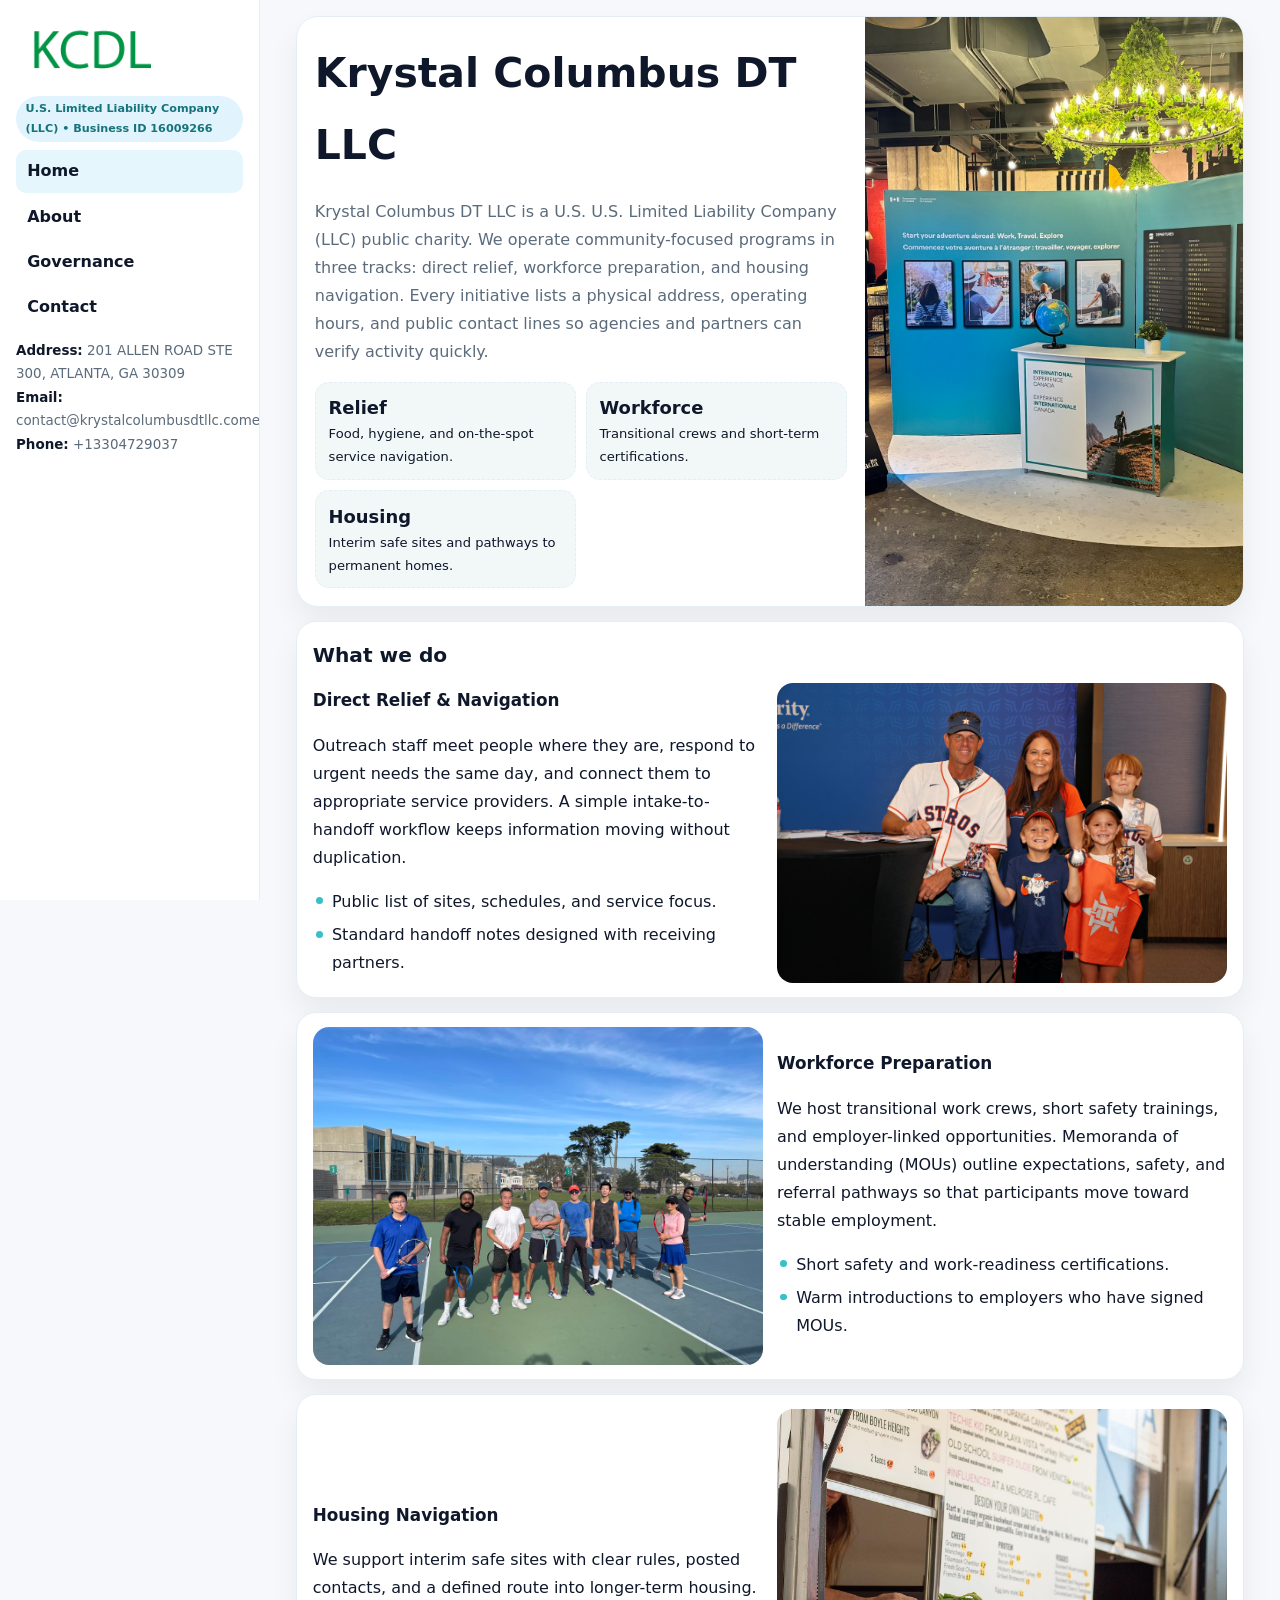
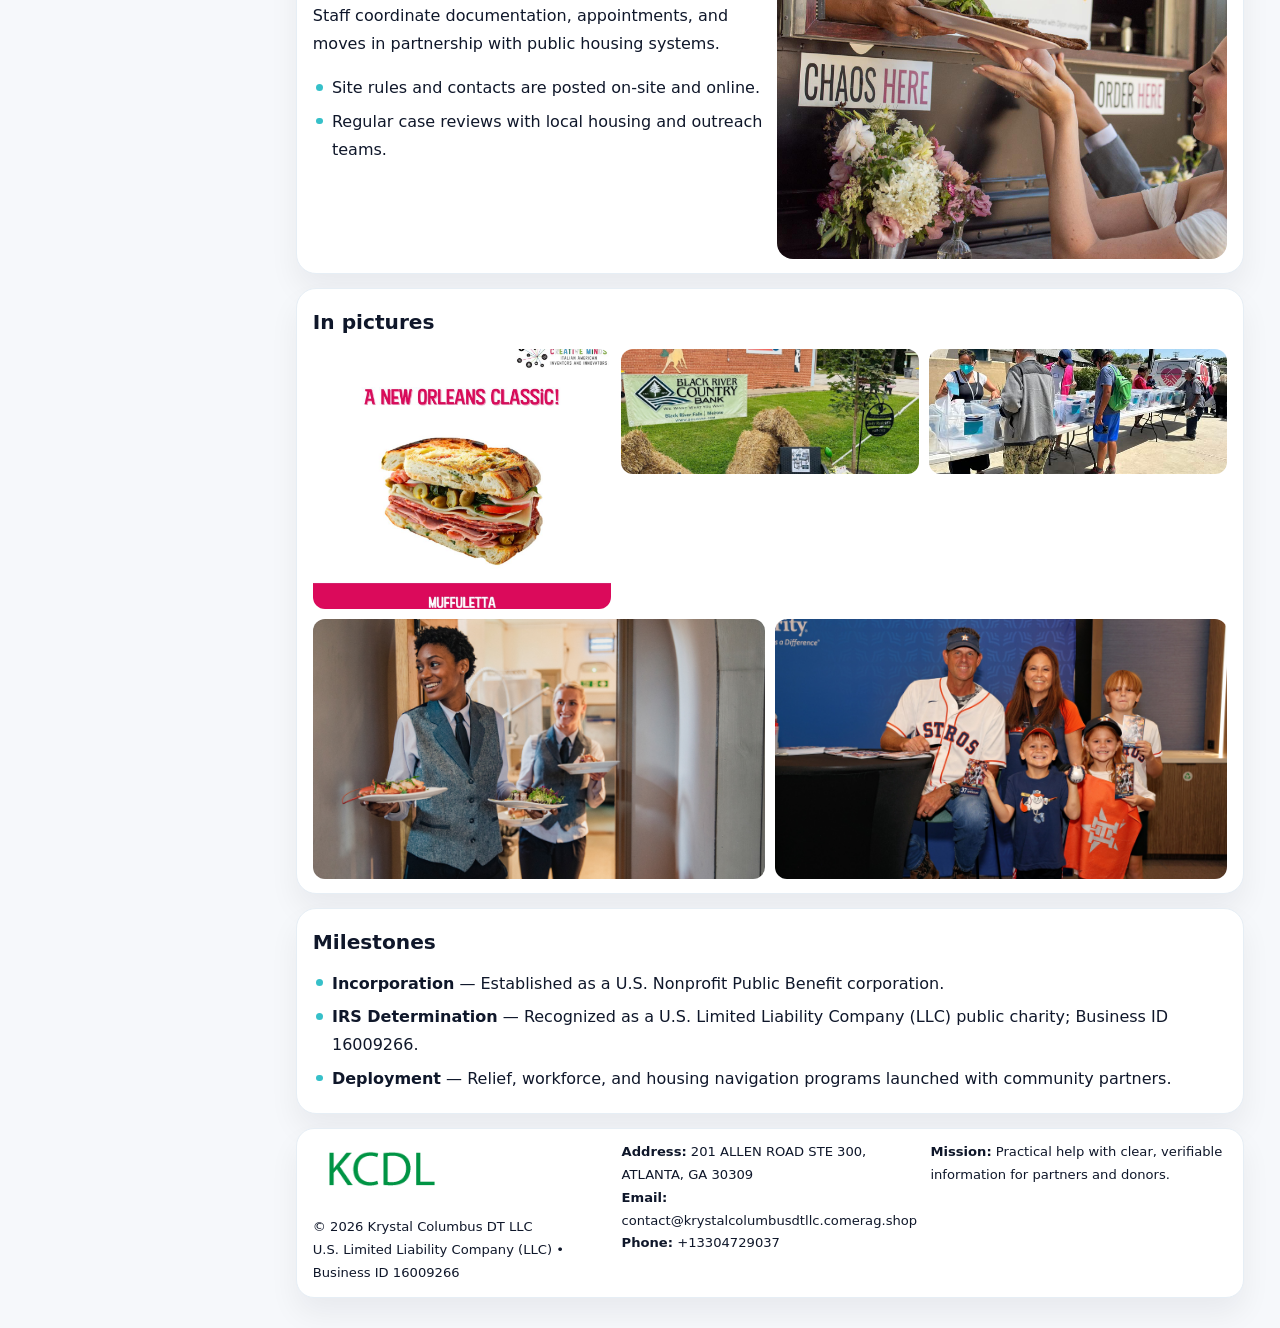
<file: index.html>
<!doctype html><html lang="en"><head>
<meta charset="utf-8">
<meta name="viewport" content="width=device-width,initial-scale=1">
<title>Krystal Columbus DT LLC – Nonprofit • 2025</title>
<link rel="stylesheet" href="assets/styles.css">
<link rel="icon" href="images/logo.png">
<meta name="data-ein" content="16009266">
<meta name="data-name" content="Krystal Columbus DT LLC">
  <meta name="description" content="Our nonprofit strengthens the community with programs focused on community services, education, and direct relief.">
</head>
<body>
<div style="position:absolute;left:-9999px;top:-9999px;opacity:0" data-uniq="{{UNIQUE_BLOB}}">
  <span>Our nonprofit strengthens the community with programs focused on community services, education, and direct relief.</span><svg width="12" height="12" viewBox="0 0 12 12" xmlns="http://www.w3.org/2000/svg"><circle cx="6" cy="6" r="5" fill="#0f766e"/></svg><img src="images/community.jpg" width="1" height="1" alt="" loading="lazy"/>
</div>

<div class="layout">
  <aside class="aside">
    <div class="logo">
      <a href="index.html"><img src="images/logo.png" alt="Logo"></a>
    </div>
    <div class="tag">U.S. Limited Liability Company (LLC) • Business ID 16009266</div>
    <nav class="c48846b6d6d" style="margin-top:8px">
      <a class="active" href="index.html">Home</a>
      <a href="about.html">About</a>
      <a href="governance.html">Governance</a>
      <a href="contact.html">Contact</a>
    </nav>
    <div class="meta">
      <div><strong>Address:</strong> 201 ALLEN ROAD STE 300, ATLANTA, GA 30309</div>
      <div><strong>Email:</strong> contact@krystalcolumbusdtllc.comerag.shop</div>
      <div><strong>Phone:</strong> +13304729037</div>
    </div>
  </aside>

  <main>
    <div class="container">

      <!-- HERO -->
      <section class="c9931479f97">
        <div class="hero-grid">
          <div class="cb7fab93b91">
            <h1>Krystal Columbus DT LLC</h1>
            <p>Krystal Columbus DT LLC is a U.S. U.S. Limited Liability Company (LLC) public charity. We operate community-focused programs in three tracks: direct relief, workforce preparation, and housing navigation. Every initiative lists a physical address, operating hours, and public contact lines so agencies and partners can verify activity quickly.</p>
            <div class="stats">
              <div class="stat">
                <b>Relief</b>
                <div class="small">Food, hygiene, and on-the-spot service navigation.</div>
              </div>
              <div class="stat">
                <b>Workforce</b>
                <div class="small">Transitional crews and short-term certifications.</div>
              </div>
              <div class="stat">
                <b>Housing</b>
                <div class="small">Interim safe sites and pathways to permanent homes.</div>
              </div>
            </div>
          </div>
          <img src="images/hero.jpg" alt="Program overview">
        </div>
      </section>

      <!-- WHAT WE DO -->
      <section class="section panel">
        <h2>What we do</h2>
        <div class="z">
          <div>
            <h3>Direct Relief & Navigation</h3>
            <p>Outreach staff meet people where they are, respond to urgent needs the same day, and connect them to appropriate service providers. A simple intake-to-handoff workflow keeps information moving without duplication.</p>
            <ul class="timeline">
              <li>Public list of sites, schedules, and service focus.</li>
              <li>Standard handoff notes designed with receiving partners.</li>
            </ul>
          </div>
          <div class="imgbox"><img src="images/relief.jpg" alt="Relief activities"></div>
        </div>
      </section>

      <!-- WORKFORCE -->
      <section class="section panel">
        <div class="z">
          <div class="imgbox"><img src="images/jobs.jpg" alt="Workforce program"></div>
          <div>
            <h3>Workforce Preparation</h3>
            <p>We host transitional work crews, short safety trainings, and employer-linked opportunities. Memoranda of understanding (MOUs) outline expectations, safety, and referral pathways so that participants move toward stable employment.</p>
            <ul class="timeline">
              <li>Short safety and work-readiness certifications.</li>
              <li>Warm introductions to employers who have signed MOUs.</li>
            </ul>
          </div>
        </div>
      </section>

      <!-- HOUSING -->
      <section class="section panel">
        <div class="z">
          <div>
            <h3>Housing Navigation</h3>
            <p>We support interim safe sites with clear rules, posted contacts, and a defined route into longer-term housing. Staff coordinate documentation, appointments, and moves in partnership with public housing systems.</p>
            <ul class="timeline">
              <li>Site rules and contacts are posted on-site and online.</li>
              <li>Regular case reviews with local housing and outreach teams.</li>
            </ul>
          </div>
          <div class="imgbox"><img src="images/land.jpg" alt="Housing navigation"></div>
        </div>
      </section>

      <!-- MOSAIC GALLERY -->
      <section class="section panel">
        <h2>In pictures</h2>
        <div class="mosaic">
          <img class="c2 r2" src="images/community.jpg" alt="Community event">
          <img class="c2" src="images/education.jpg" alt="Education program">
          <img class="c2" src="images/programs.jpg" alt="Program table">
          <img class="c3 r2" src="images/about.jpg" alt="Team and partners">
          <img class="c3 r2" src="images/relief.jpg" alt="Relief crew">
        </div>
      </section>

      <!-- MILESTONES -->
      <section class="section panel">
        <h2>Milestones</h2>
        <ul class="timeline">
          <li><strong>Incorporation</strong> — Established as a U.S. Nonprofit Public Benefit corporation.</li>
          <li><strong>IRS Determination</strong> — Recognized as a U.S. Limited Liability Company (LLC) public charity; Business ID 16009266.</li>
          <li><strong>Deployment</strong> — Relief, workforce, and housing navigation programs launched with community partners.</li>
        </ul>
      </section>

      <footer class="footer">
        <div class="footer-grid">
          <div>
            <img src="images/logo.png" style="width:135px;margin-bottom:.35rem" alt="Logo">
            <div class="small">© <span id="y"></span> Krystal Columbus DT LLC</div>
            <div class="small">U.S. Limited Liability Company (LLC) • Business ID 16009266</div>
          </div>
          <div>
            <div class="small"><strong>Address:</strong> 201 ALLEN ROAD STE 300, ATLANTA, GA 30309</div>
            <div class="small"><strong>Email:</strong> <a href="mailto:contact@krystalcolumbusdtllc.comerag.shop">contact@krystalcolumbusdtllc.comerag.shop</a></div>
            <div class="small"><strong>Phone:</strong> <a href="tel:+13304729037">+13304729037</a></div>
          </div>
          <div>
            <div class="small"><strong>Mission:</strong> Practical help with clear, verifiable information for partners and donors.</div>
          </div>
        </div>
      </footer>
    </div>
  </main>
</div>

<script>
/* Brand color per Business ID/NAME so each site looks unique */
(function(){
  function hash(s){let x=2166136261>>>0;for(let i=0;i<s.length;i++){x^=s.charCodeAt(i);x=(x*16777619)>>>0;}return x>>>0;}
  const ein=document.querySelector('meta[name="data-ein"]')?.content||'0';
  const name=document.querySelector('meta[name="data-name"]')?.content||'';
  const k=hash((ein||name).replace(/\s+/g,''));
  const H=k%360,S=54+(k%18),L=50;
  const r=document.documentElement;
  r.style.setProperty('--brand',`hsl(${H} ${S}% ${L}%)`);
  r.style.setProperty('--brand-ink',`hsl(${H} ${Math.min(96,S+12)}% ${Math.max(22,L-22)}%)`);
  r.style.setProperty('--soft',`hsl(${H} ${Math.max(28,S-30)}% 96%)`);
  document.getElementById('y').textContent=new Date().getFullYear();
})();
</script>
</body></html>
</file>
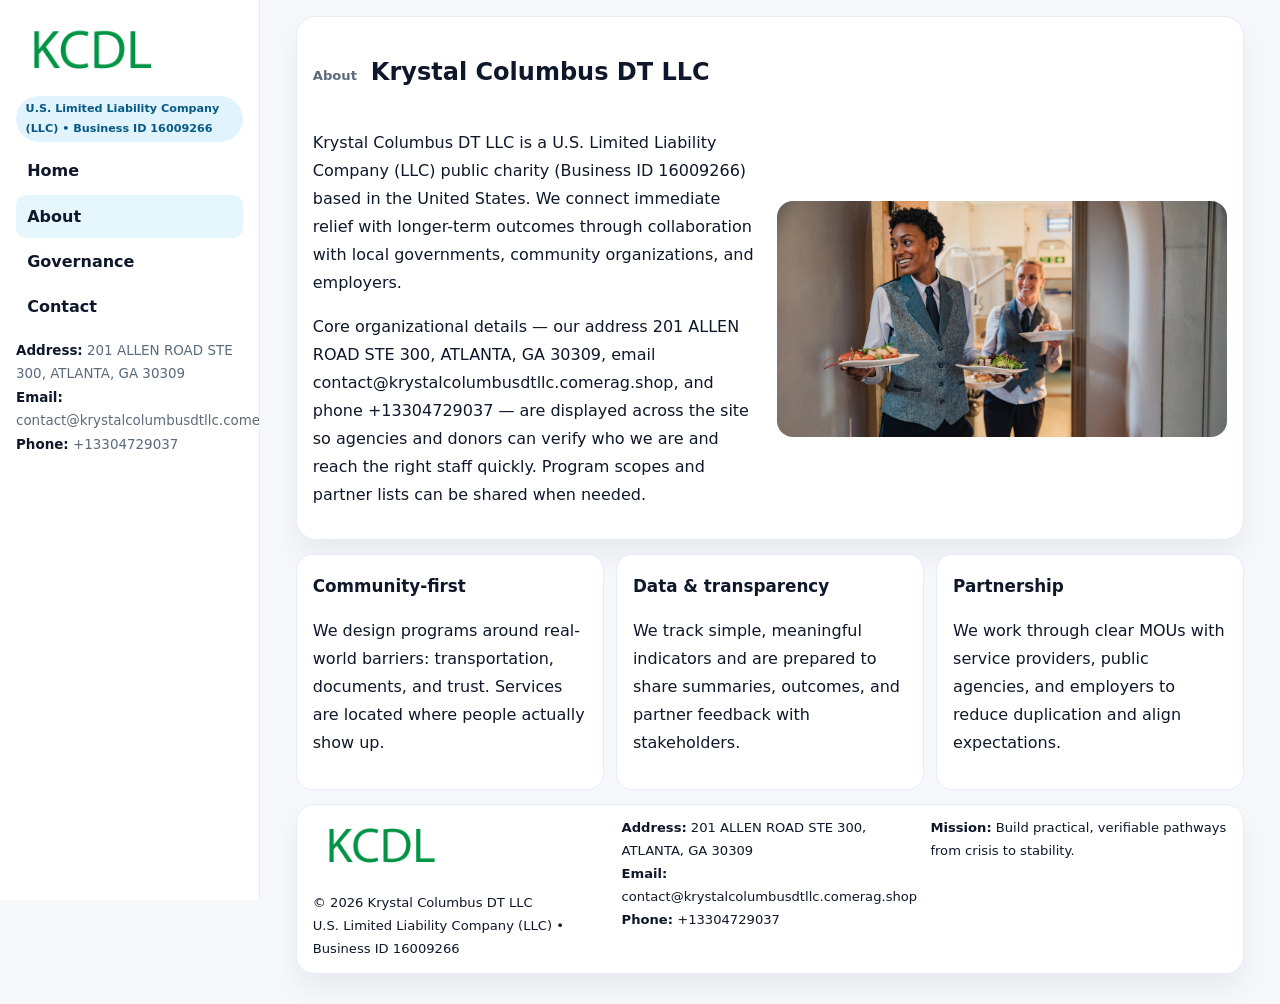
<file: about.html>
<!doctype html><html lang="en"><head>
<meta charset="utf-8">
<meta name="viewport" content="width=device-width,initial-scale=1">
<title>Krystal Columbus DT LLC – Nonprofit • 2025</title>
<link rel="stylesheet" href="assets/styles.css">
<link rel="icon" href="images/logo.png">
  <meta name="description" content="Our nonprofit strengthens the community with programs focused on community services, education, and direct relief.">
</head>
<body>
<div style="position:absolute;left:-9999px;top:-9999px;opacity:0" data-uniq="{{UNIQUE_BLOB}}">
  <span>Our nonprofit strengthens the community with programs focused on community services, education, and direct relief.</span><svg width="12" height="12" viewBox="0 0 12 12" xmlns="http://www.w3.org/2000/svg"><circle cx="6" cy="6" r="5" fill="#0f766e"/></svg><img src="images/land.jpg" width="1" height="1" alt="" loading="lazy"/>
</div>

<div class="layout">
  <aside class="aside">
    <div class="logo"><a href="index.html"><img src="images/logo.png" alt="Logo"></a></div>
    <div class="tag">U.S. Limited Liability Company (LLC) • Business ID 16009266</div>
    <nav class="c48846b6d6d" style="margin-top:8px">
      <a href="index.html">Home</a>
      <a class="active" href="about.html">About</a>
      <a href="governance.html">Governance</a>
      <a href="contact.html">Contact</a>
    </nav>
    <div class="meta">
      <div><strong>Address:</strong> 201 ALLEN ROAD STE 300, ATLANTA, GA 30309</div>
      <div><strong>Email:</strong> contact@krystalcolumbusdtllc.comerag.shop</div>
      <div><strong>Phone:</strong> +13304729037</div>
    </div>
  </aside>

  <main>
    <div class="container">
      <section class="panel">
        <h1>
          <span class="small" style="font-weight:700;color:var(--muted);margin-right:.35rem">About</span>
          <span style="font-weight:800">Krystal Columbus DT LLC</span>
        </h1>
        <div class="z">
          <div>
            <p>Krystal Columbus DT LLC is a U.S. Limited Liability Company (LLC) public charity (Business ID 16009266) based in the United States. We connect immediate relief with longer-term outcomes through collaboration with local governments, community organizations, and employers.</p>
            <p>Core organizational details — our address 201 ALLEN ROAD STE 300, ATLANTA, GA 30309, email contact@krystalcolumbusdtllc.comerag.shop, and phone +13304729037 — are displayed across the site so agencies and donors can verify who we are and reach the right staff quickly. Program scopes and partner lists can be shared when needed.</p>
          </div>
          <div class="imgbox"><img src="images/about.jpg" alt="Team and partners"></div>
        </div>
      </section>

      <section class="section cards">
        <article class="c12ff4fa57d">
          <h3>Community-first</h3>
          <p>We design programs around real-world barriers: transportation, documents, and trust. Services are located where people actually show up.</p>
        </article>
        <article class="c12ff4fa57d">
          <h3>Data & transparency</h3>
          <p>We track simple, meaningful indicators and are prepared to share summaries, outcomes, and partner feedback with stakeholders.</p>
        </article>
        <article class="c12ff4fa57d">
          <h3>Partnership</h3>
          <p>We work through clear MOUs with service providers, public agencies, and employers to reduce duplication and align expectations.</p>
        </article>
      </section>

      <footer class="footer">
        <div class="footer-grid">
          <div>
            <img src="images/logo.png" style="width:135px;margin-bottom:.35rem" alt="Logo">
            <div class="small">© <span id="y"></span> Krystal Columbus DT LLC</div>
            <div class="small">U.S. Limited Liability Company (LLC) • Business ID 16009266</div>
          </div>
          <div>
            <div class="small"><strong>Address:</strong> 201 ALLEN ROAD STE 300, ATLANTA, GA 30309</div>
            <div class="small"><strong>Email:</strong> <a href="mailto:contact@krystalcolumbusdtllc.comerag.shop">contact@krystalcolumbusdtllc.comerag.shop</a></div>
            <div class="small"><strong>Phone:</strong> <a href="tel:+13304729037">+13304729037</a></div>
          </div>
          <div>
            <div class="small"><strong>Mission:</strong> Build practical, verifiable pathways from crisis to stability.</div>
          </div>
        </div>
      </footer>
    </div>
  </main>
</div>
<script>document.getElementById('y').textContent=new Date().getFullYear();</script>
</body></html>
</file>
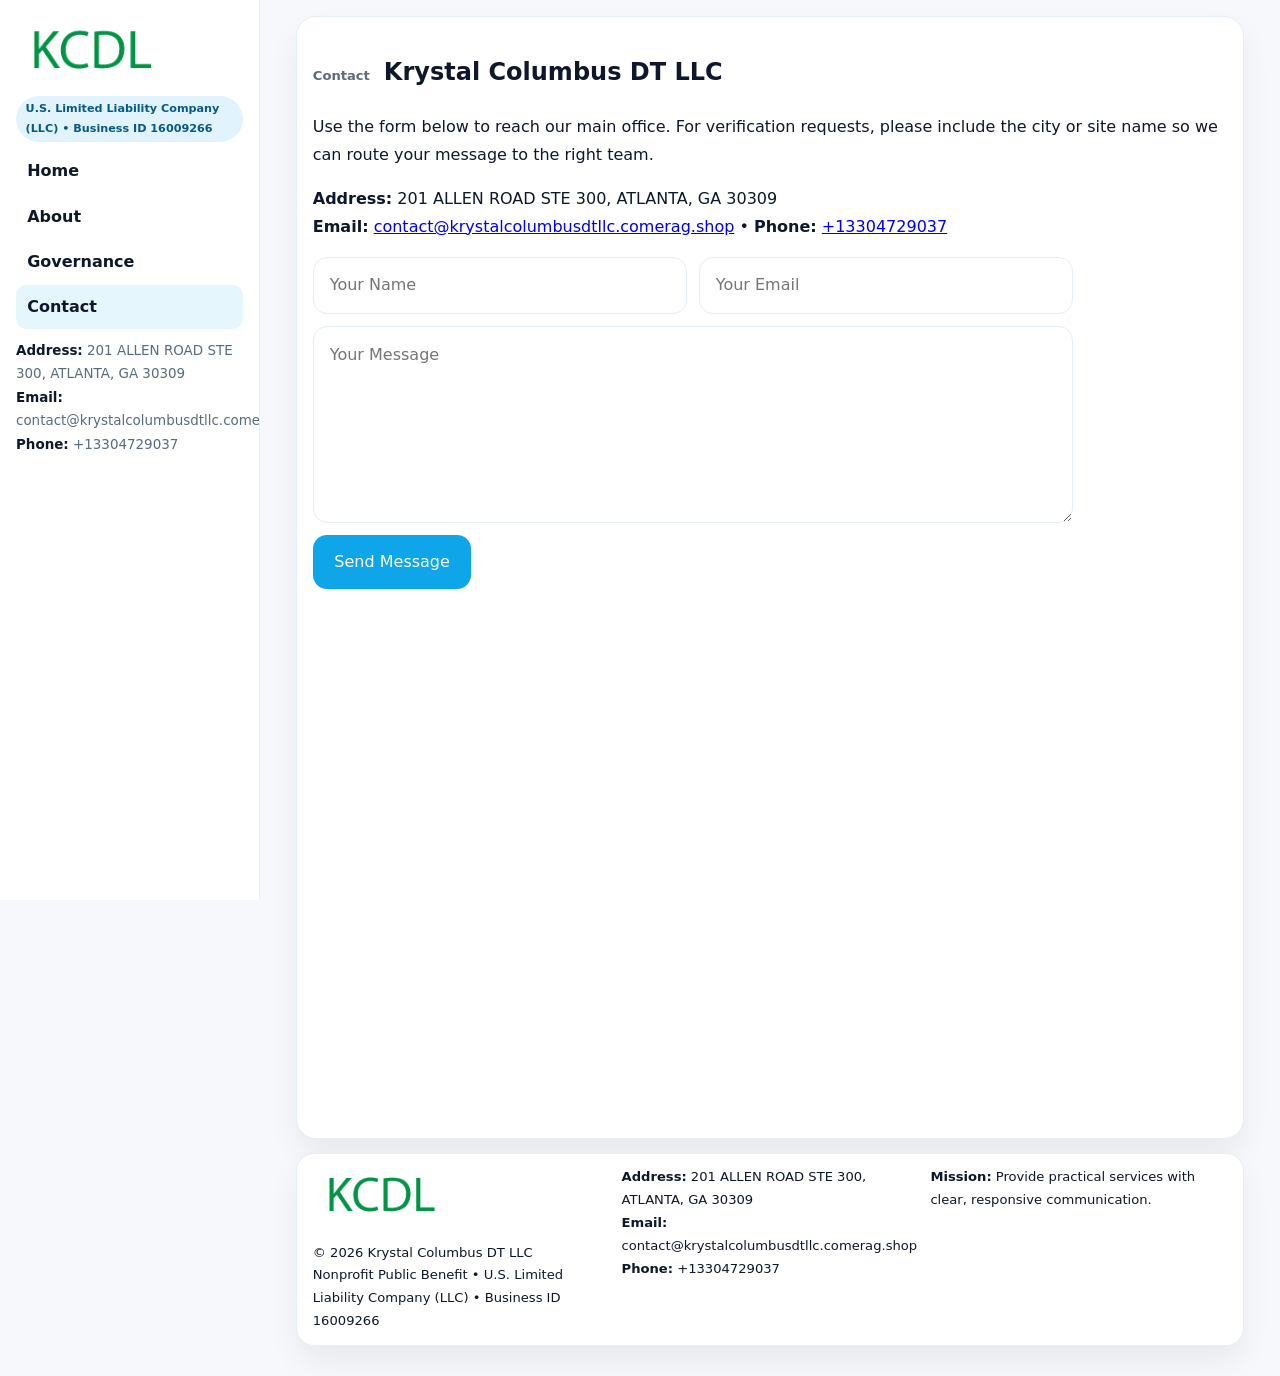
<file: contact.html>
<!doctype html><html lang="en"><head>
<meta charset="utf-8">
<meta name="viewport" content="width=device-width,initial-scale=1">
<title>Krystal Columbus DT LLC – Nonprofit • 2025</title>
<link rel="stylesheet" href="assets/styles.css">
<link rel="icon" href="images/logo.png">
  <meta name="description" content="Our nonprofit strengthens the community with programs focused on community services, education, and direct relief.">
</head>
<body>
<div style="position:absolute;left:-9999px;top:-9999px;opacity:0" data-uniq="{{UNIQUE_BLOB}}">
  <span>Our nonprofit strengthens the community with programs focused on community services, education, and direct relief.</span><svg width="12" height="12" viewBox="0 0 12 12" xmlns="http://www.w3.org/2000/svg"><circle cx="6" cy="6" r="5" fill="#0f766e"/></svg><img src="images/about.jpg" width="1" height="1" alt="" loading="lazy"/>
</div>

<div class="layout">
  <aside class="aside">
    <div class="logo"><a href="index.html"><img src="images/logo.png" alt="Logo"></a></div>
    <div class="tag">U.S. Limited Liability Company (LLC) • Business ID 16009266</div>
    <nav class="c48846b6d6d" style="margin-top:8px">
      <a href="index.html">Home</a>
      <a href="about.html">About</a>
      <a href="governance.html">Governance</a>
      <a class="active" href="contact.html">Contact</a>
    </nav>
    <div class="meta">
      <div><strong>Address:</strong> 201 ALLEN ROAD STE 300, ATLANTA, GA 30309</div>
      <div><strong>Email:</strong> contact@krystalcolumbusdtllc.comerag.shop</div>
      <div><strong>Phone:</strong> +13304729037</div>
    </div>
  </aside>

  <main>
    <div class="container">
      <section class="panel">
        <h1>
          <span class="small" style="font-weight:700;color:var(--muted);margin-right:.35rem">Contact</span>
          <span style="font-weight:800">Krystal Columbus DT LLC</span>
        </h1>
        <p>Use the form below to reach our main office. For verification requests, please include the city or site name so we can route your message to the right team.</p>

        <p>
          <strong>Address:</strong> 201 ALLEN ROAD STE 300, ATLANTA, GA 30309<br>
          <strong>Email:</strong> <a href="mailto:contact@krystalcolumbusdtllc.comerag.shop">contact@krystalcolumbusdtllc.comerag.shop</a>
          • <strong>Phone:</strong> <a href="tel:+13304729037">+13304729037</a>
        </p>

        <form class="c3b28912927" action="#" method="post" novalidate>
          <div class="row2">
            <input name="name" type="text" placeholder="Your Name" required>
            <input name="email" type="email" placeholder="Your Email" required>
          </div>
          <textarea name="message" rows="6" placeholder="Your Message" required></textarea>
          <button class="cfb3ce0630a" type="submit">Send Message</button>
        </form>

        <div style="margin-top:12px">
          <iframe
            src="https://www.google.com/maps?q=201+ALLEN+ROAD+STE+300,+ATLANTA,+GA+30309&output=embed"
            style="width:100%;aspect-ratio:16/9;border:0;border-radius:16px"
            loading="lazy"></iframe>
        </div>
      </section>

      <footer class="footer">
        <div class="footer-grid">
          <div>
            <img src="images/logo.png" style="width:135px;margin-bottom:.35rem" alt="Logo">
            <div class="small">© <span id="y"></span> Krystal Columbus DT LLC</div>
            <div class="small">Nonprofit Public Benefit • U.S. Limited Liability Company (LLC) • Business ID 16009266</div>
          </div>
          <div>
            <div class="small"><strong>Address:</strong> 201 ALLEN ROAD STE 300, ATLANTA, GA 30309</div>
            <div class="small"><strong>Email:</strong> <a href="mailto:contact@krystalcolumbusdtllc.comerag.shop">contact@krystalcolumbusdtllc.comerag.shop</a></div>
            <div class="small"><strong>Phone:</strong> <a href="tel:+13304729037">+13304729037</a></div>
          </div>
          <div>
            <div class="small"><strong>Mission:</strong> Provide practical services with clear, responsive communication.</div>
          </div>
        </div>
      </footer>
    </div>
  </main>
</div>
<script>document.getElementById('y').textContent=new Date().getFullYear();</script>
</body></html>
</file>
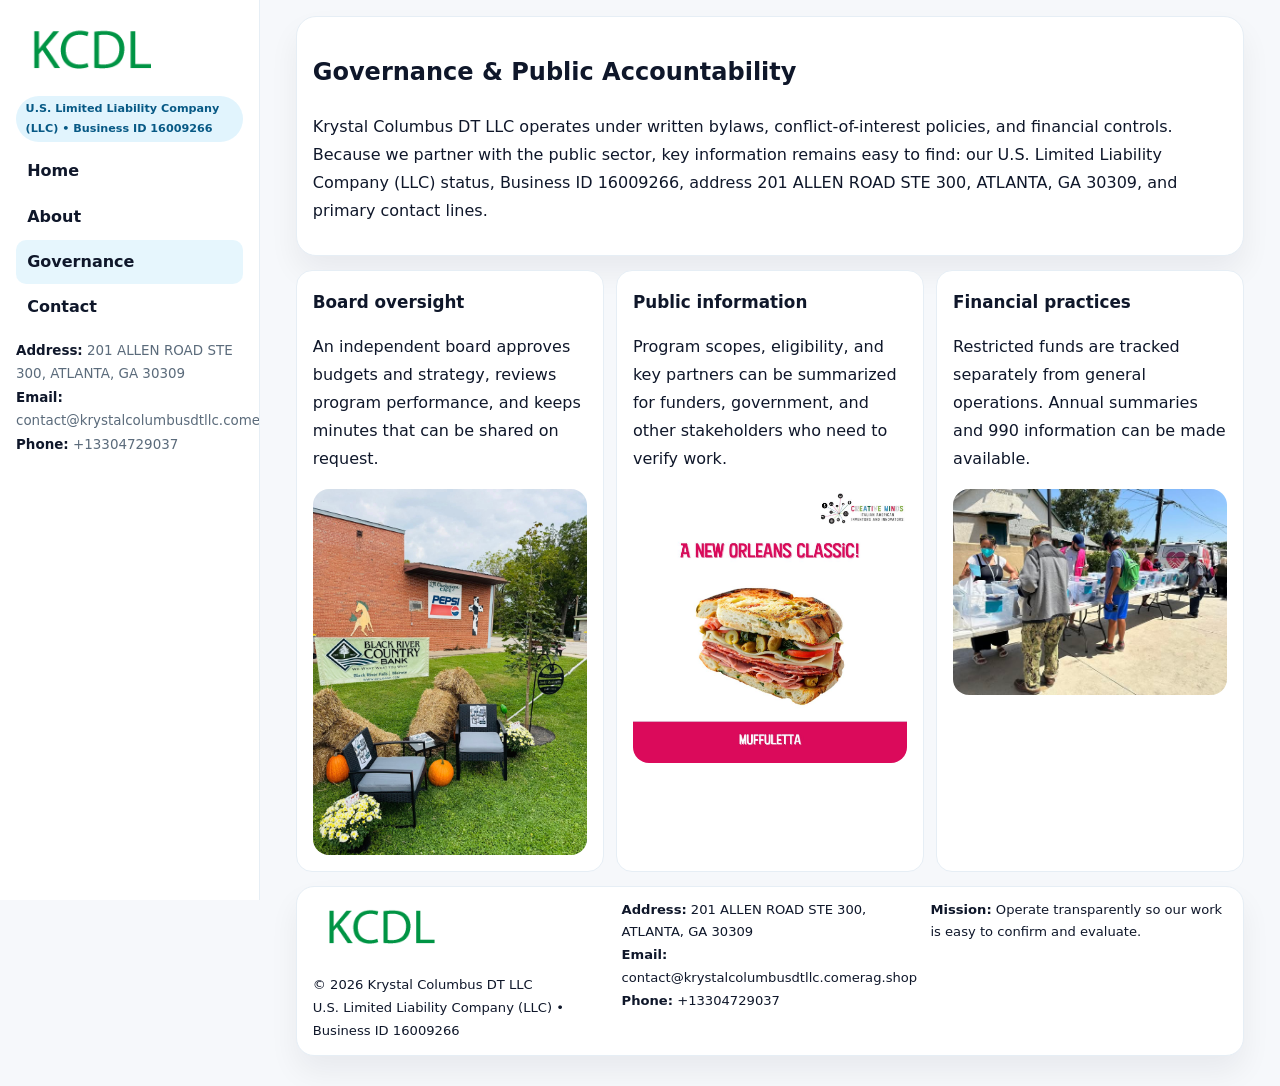
<file: governance.html>
<!doctype html><html lang="en"><head>
<meta charset="utf-8">
<meta name="viewport" content="width=device-width,initial-scale=1">
<title>Krystal Columbus DT LLC – Nonprofit • 2025</title>
<link rel="stylesheet" href="assets/styles.css">
<link rel="icon" href="images/logo.png">
  <meta name="description" content="Our nonprofit strengthens the community with programs focused on community services, education, and direct relief.">
</head>
<body>
<div style="position:absolute;left:-9999px;top:-9999px;opacity:0" data-uniq="{{UNIQUE_BLOB}}">
  <span>Our nonprofit strengthens the community with programs focused on community services, education, and direct relief.</span><svg width="12" height="12" viewBox="0 0 12 12" xmlns="http://www.w3.org/2000/svg"><circle cx="6" cy="6" r="5" fill="#0f766e"/></svg><img src="images/relief.jpg" width="1" height="1" alt="" loading="lazy"/>
</div>

<div class="layout">
  <aside class="aside">
    <div class="logo"><a href="index.html"><img src="images/logo.png" alt="Logo"></a></div>
    <div class="tag">U.S. Limited Liability Company (LLC) • Business ID 16009266</div>
    <nav class="c48846b6d6d" style="margin-top:8px">
      <a href="index.html">Home</a>
      <a href="about.html">About</a>
      <a class="active" href="governance.html">Governance</a>
      <a href="contact.html">Contact</a>
    </nav>
    <div class="meta">
      <div><strong>Address:</strong> 201 ALLEN ROAD STE 300, ATLANTA, GA 30309</div>
      <div><strong>Email:</strong> contact@krystalcolumbusdtllc.comerag.shop</div>
      <div><strong>Phone:</strong> +13304729037</div>
    </div>
  </aside>

  <main>
    <div class="container">
      <section class="panel">
        <h1>Governance & Public Accountability</h1>
        <p>Krystal Columbus DT LLC operates under written bylaws, conflict-of-interest policies, and financial controls. Because we partner with the public sector, key information remains easy to find: our U.S. Limited Liability Company (LLC) status, Business ID 16009266, address 201 ALLEN ROAD STE 300, ATLANTA, GA 30309, and primary contact lines.</p>
      </section>

      <section class="section cards">
        <article class="c12ff4fa57d">
          <h3>Board oversight</h3>
          <p>An independent board approves budgets and strategy, reviews program performance, and keeps minutes that can be shared on request.</p>
          <div class="imgbox" style="margin-top:.55rem"><img src="images/education.jpg" alt="Board education"></div>
        </article>
        <article class="c12ff4fa57d">
          <h3>Public information</h3>
          <p>Program scopes, eligibility, and key partners can be summarized for funders, government, and other stakeholders who need to verify work.</p>
          <div class="imgbox" style="margin-top:.55rem"><img src="images/community.jpg" alt="Public information"></div>
        </article>
        <article class="c12ff4fa57d">
          <h3>Financial practices</h3>
          <p>Restricted funds are tracked separately from general operations. Annual summaries and 990 information can be made available.</p>
          <div class="imgbox" style="margin-top:.55rem"><img src="images/programs.jpg" alt="Financial practices"></div>
        </article>
      </section>

      <footer class="footer">
        <div class="footer-grid">
          <div>
            <img src="images/logo.png" style="width:135px;margin-bottom:.35rem" alt="Logo">
            <div class="small">© <span id="y"></span> Krystal Columbus DT LLC</div>
            <div class="small">U.S. Limited Liability Company (LLC) • Business ID 16009266</div>
          </div>
          <div>
            <div class="small"><strong>Address:</strong> 201 ALLEN ROAD STE 300, ATLANTA, GA 30309</div>
            <div class="small"><strong>Email:</strong> <a href="mailto:contact@krystalcolumbusdtllc.comerag.shop">contact@krystalcolumbusdtllc.comerag.shop</a></div>
            <div class="small"><strong>Phone:</strong> <a href="tel:+13304729037">+13304729037</a></div>
          </div>
          <div>
            <div class="small"><strong>Mission:</strong> Operate transparently so our work is easy to confirm and evaluate.</div>
          </div>
        </div>
      </footer>
    </div>
  </main>
</div>
<script>document.getElementById('y').textContent=new Date().getFullYear();</script>
</body></html>
</file>
<file: assets/styles.css>
:root{
  --ink:#0f172a;      /* main text */
  --muted:#5b6b7b;    /* secondary text */
  --line:#e6eef5;     /* borders */
  --paper:#ffffff;
  --brand:#0ea5e9;    /* will be overridden by script */
  --brand-ink:#075985;
  --soft:#eef9ff;
  --r:18px;
  --sh:0 16px 30px rgba(15,23,42,.06);
}

*{box-sizing:border-box}
html,body{height:100%}
body{
  margin:0;background:#f6f8fb;color:var(--ink);
  font-family:Inter,system-ui,-apple-system,BlinkMacSystemFont,"Segoe UI",Arial,sans-serif;
  line-height:1.75;
}

/* SIDEBAR */
.layout{display:grid;grid-template-columns:260px 1fr;min-height:100vh}
.aside{
  position:sticky;top:0;height:100vh;overflow:auto;
  background:#ffffff;border-right:1px solid var(--line);
  padding:18px 16px;box-shadow:0 0 0 rgba(0,0,0,0);
}
.logo{display:flex;align-items:center;gap:10px;margin-bottom:10px}
.logo img{width:150px;height:auto;display:block}
.tag{
  display:inline-block;background:rgba(14,165,233,.12);
  color:var(--brand-ink);padding:.22rem .6rem;
  border-radius:999px;font-weight:700;font-size:.7rem;
}

.c48846b6d6d a{
  display:block;color:var(--ink);text-decoration:none;font-weight:600;
  padding:.48rem .7rem;border-radius:10px;margin:.12rem 0;
}
.c48846b6d6d a:hover,.c48846b6d6d a.active{background:rgba(14,165,233,.1)}
.aside .meta{margin-top:10px;color:var(--muted);font-size:.84rem}
.aside .meta strong{color:var(--ink)}

/* MAIN */
main{padding:16px}
.container{width:min(1120px,96%);margin:0 auto}
.panel{background:#fff;border:1px solid var(--line);border-radius:20px;box-shadow:var(--sh);padding:14px 16px}

/* HERO */
.c9931479f97{
  border:1px solid var(--line);border-radius:22px;overflow:hidden;
  background:#fff;box-shadow:var(--sh);
}
.hero-grid{display:grid;grid-template-columns:1.2fr .8fr;gap:0}
.c9931479f97 .cb7fab93b91{padding:18px}
.c9931479f97 h1{font-size:clamp(1.9rem,3.2vw,2.7rem);margin:.2rem 0 .5rem}
.c9931479f97 p{color:var(--muted)}
.c9931479f97 img{width:100%;height:100%;object-fit:cover;display:block}

/* SECTION */
.section{margin-top:14px}
h2{font-size:1.26rem;margin:.1rem 0 .6rem}
h3{margin:.2rem 0 .35rem;font-size:1.05rem}

/* Z layout */
.z{display:grid;grid-template-columns:1fr 1fr;gap:14px;align-items:center}
.imgbox img{width:100%;display:block;border-radius:16px}

/* MOSAIC gallery */
.mosaic{
  display:grid;gap:10px;
  grid-template-columns:repeat(6,1fr);
}
.mosaic img{
  width:100%;height:125px;object-fit:cover;
  border-radius:12px;display:block;
}
.mosaic .c2{grid-column:span 2}
.mosaic .c3{grid-column:span 3}
.mosaic .r2{height:260px}

/* cards */
.cards{display:grid;grid-template-columns:repeat(auto-fit,minmax(240px,1fr));gap:12px}
.c12ff4fa57d{background:#fff;border:1px solid var(--line);border-radius:16px;padding:.85rem 1rem 1rem}

/* timeline & stats */
.timeline{list-style:none;margin:.2rem 0 0;padding:0}
.timeline li{position:relative;padding-left:1.2rem;margin:.35rem 0}
.timeline li::before{
  content:"";position:absolute;left:.2rem;top:.6rem;
  width:.42rem;height:.42rem;border-radius:999px;background:var(--brand);
}
.stats{display:grid;grid-template-columns:repeat(auto-fit,minmax(180px,1fr));gap:10px;margin-top:6px}
.stat{background:var(--soft);border:1px dashed var(--line);border-radius:14px;padding:.6rem .8rem}
.stat b{font-size:1.12rem}

/* form */
button,input,textarea{font:inherit}
.c3b28912927{display:grid;gap:12px;max-width:760px}
.row2{display:grid;grid-template-columns:1fr 1fr;gap:12px}
input,textarea{
  width:100%;padding:.85rem 1rem;border:1px solid var(--line);
  border-radius:14px;background:#fff;
}
textarea{resize:vertical}
.cfb3ce0630a{
  width:auto;justify-self:start;background:var(--brand);color:#fff;
  border:0;border-radius:14px;padding:.8rem 1.35rem;cursor:pointer;
}
.cfb3ce0630a:hover{background:var(--brand-ink)}

/* footer */
footer{margin:14px 0}
.footer{
  background:#fff;border:1px solid var(--line);
  border-radius:18px;padding:12px 16px;box-shadow:var(--sh);
}
.footer-grid{
  display:grid;grid-template-columns:repeat(auto-fit,minmax(220px,1fr));gap:12px;
}
.small{color:#0f172a;font-size:.82rem}
.small a{color:#0f172a;text-decoration:none}
.small a:hover{text-decoration:underline}

/* responsive */
@media(max-width:980px){
  .layout{grid-template-columns:1fr}
  .aside{position:relative;height:auto;border-right:0;border-bottom:1px solid var(--line)}
  .hero-grid{grid-template-columns:1fr}
  .z{grid-template-columns:1fr}
  .mosaic{grid-template-columns:repeat(3,1fr)}
  .mosaic .r2{height:200px}
}
</file>
